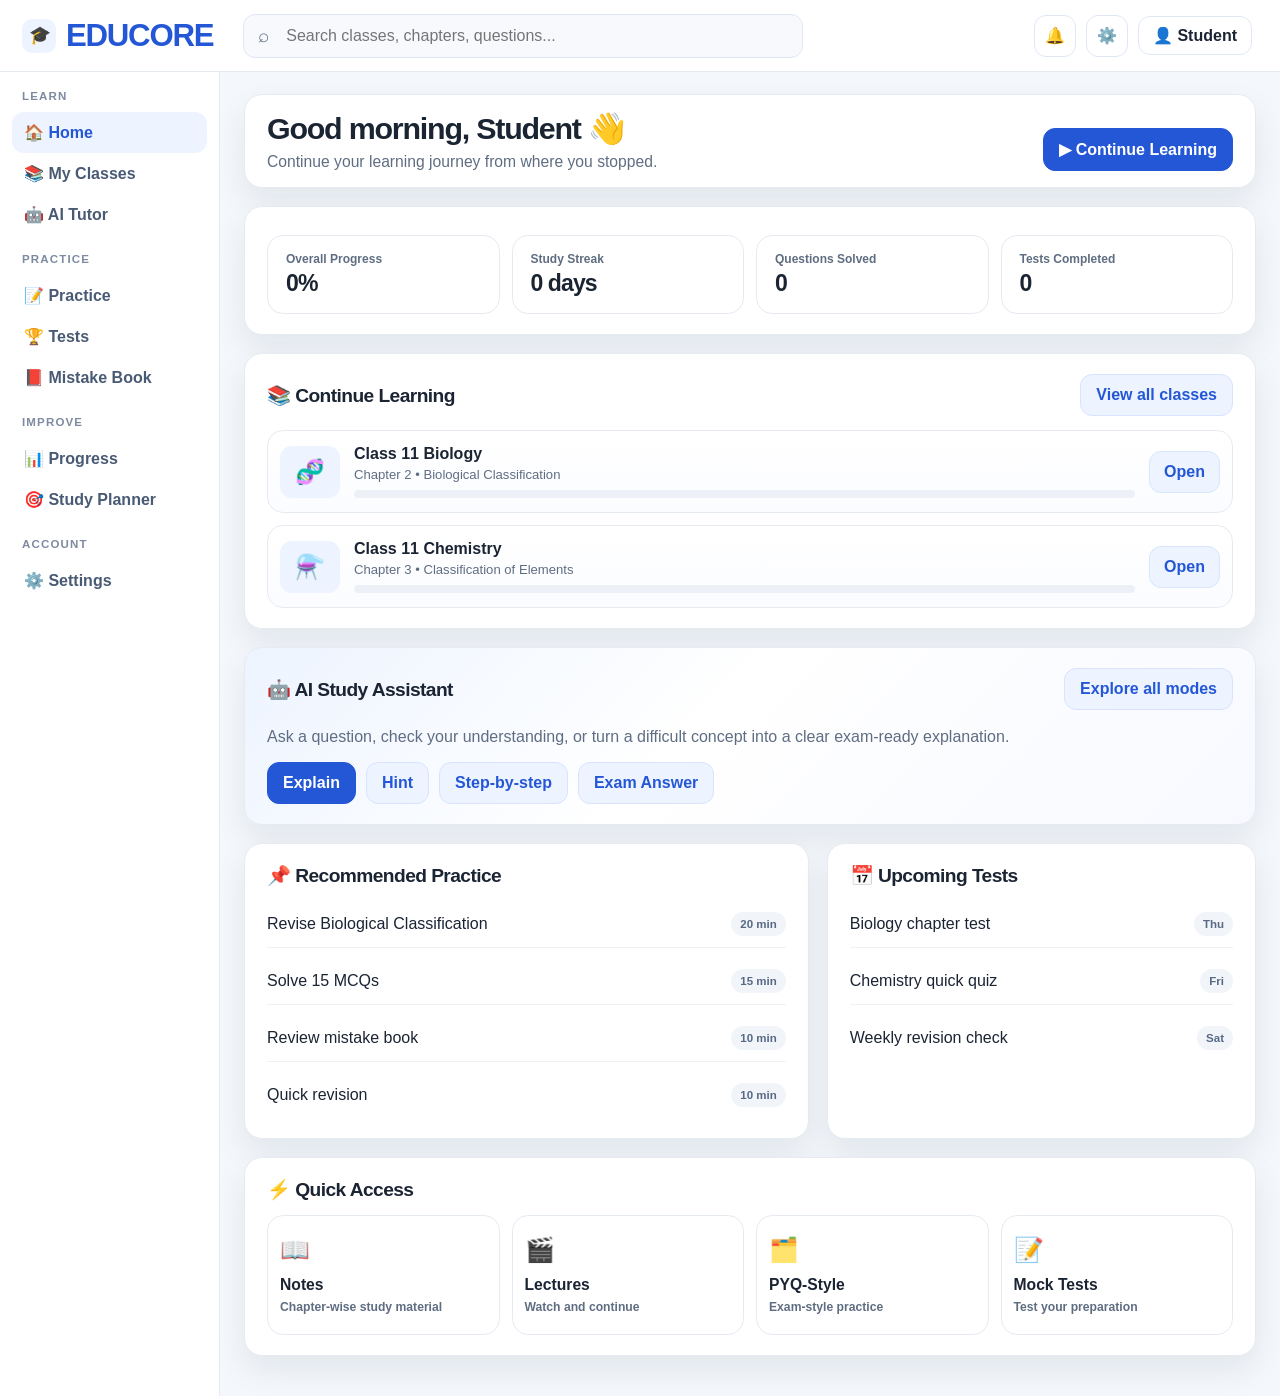
<file: index.html>
<!doctype html>
<html lang="en">
<head>
  <meta charset="utf-8">
  <meta name="viewport" content="width=device-width, initial-scale=1">
  <title>EDUCORE | Learn • Practice • Achieve</title>
  <link rel="stylesheet" href="css/style.css">
</head>
<body>
  <div class="app-shell">
    <header class="topbar">
      <div class="brand"><span class="brand-mark">🎓</span>EDUCORE</div>
      <div class="topbar-search">
        <input id="globalSearch" type="text" placeholder="Search classes, chapters, questions..." aria-label="Search EDUCORE" />
      </div>
      <div class="topbar-actions">
        <button class="icon-btn" data-action="notifications" aria-label="Notifications">🔔</button>
        <button class="icon-btn" data-action="settings" aria-label="Settings">⚙️</button>
        <button class="profile-pill" data-action="profile" aria-label="Student profile">👤 Student</button>
      </div>
    </header>

    <div class="app-layout">
      <aside class="sidebar">
        <div class="nav-group">
          <div class="nav-label">Learn</div>
          <button class="nav-item active" data-tab="dashboard">🏠 Home</button>
          <button class="nav-item" data-tab="classes">📚 My Classes</button>
          <button class="nav-item" data-tab="ai">🤖 AI Tutor</button>
        </div>
        <div class="nav-group">
          <div class="nav-label">Practice</div>
          <button class="nav-item" data-tab="practice">📝 Practice</button>
          <button class="nav-item" data-tab="tests">🏆 Tests</button>
          <button class="nav-item" data-tab="mistakes">📕 Mistake Book</button>
        </div>
        <div class="nav-group">
          <div class="nav-label">Improve</div>
          <button class="nav-item" data-tab="progress">📊 Progress</button>
          <button class="nav-item" data-tab="planner">🎯 Study Planner</button>
        </div>
        <div class="nav-group">
          <div class="nav-label">Account</div>
          <button class="nav-item" data-tab="settings">⚙️ Settings</button>
        </div>
      </aside>

      <main class="content">
        <section class="panel welcome">
          <div>
            <h1 id="welcomeGreeting">Good morning, Student 👋</h1>
            <p>Continue your learning journey from where you stopped.</p>
          </div>
          <button class="action-btn" data-action="continue-learning">▶ Continue Learning</button>
        </section>

        <section class="panel">
          <div class="stats-grid">
            <div class="stat-card">
              <small>Overall Progress</small>
              <strong id="overallProgressStat">0%</strong>
            </div>
            <div class="stat-card">
              <small>Study Streak</small>
              <strong id="studyStreakStat">0 days</strong>
            </div>
            <div class="stat-card">
              <small>Questions Solved</small>
              <strong id="questionsSolvedStat">0</strong>
            </div>
            <div class="stat-card">
              <small>Tests Completed</small>
              <strong id="testsCompletedStat">0</strong>
            </div>
          </div>
        </section>

        <section class="panel">
          <div class="section-header">
            <h2 class="section-title">📚 Continue Learning</h2>
            <button class="secondary-btn" data-action="curriculum">View all classes</button>
          </div>
          <div class="courses">
            <article class="course-card">
              <div class="course-thumb">🧬</div>
              <div>
                <h3>Class 11 Biology</h3>
                <p>Chapter 2 • Biological Classification</p>
                <div class="bar"><span id="biologyProgressBar" style="width: 0%"></span></div>
              </div>
              <button class="course-action" data-action="open-biology">Open</button>
            </article>
            <article class="course-card">
              <div class="course-thumb">⚗️</div>
              <div>
                <h3>Class 11 Chemistry</h3>
                <p>Chapter 3 • Classification of Elements</p>
                <div class="bar"><span id="chemistryProgressBar" style="width: 0%"></span></div>
              </div>
              <button class="course-action" data-action="open-chemistry">Open</button>
            </article>
          </div>
        </section>

        <section class="panel ai-panel">
          <div class="section-header">
            <h2 class="section-title">🤖 AI Study Assistant</h2>
            <button class="secondary-btn" data-action="ai-explore">Explore all modes</button>
          </div>
          <p>Ask a question, check your understanding, or turn a difficult concept into a clear exam-ready explanation.</p>
          <div class="ai-actions">
            <button class="action-btn" data-action="ai-explain">Explain</button>
            <button class="secondary-btn" data-action="ai-hint">Hint</button>
            <button class="secondary-btn" data-action="ai-step">Step-by-step</button>
            <button class="secondary-btn" data-action="ai-answer">Exam Answer</button>
          </div>
        </section>

        <div class="two-col">
          <section class="panel">
            <div class="section-header">
              <h2 class="section-title">📌 Recommended Practice</h2>
            </div>
            <div class="list">
              <div class="list-item">
                <span>Revise Biological Classification</span>
                <span class="tag">20 min</span>
              </div>
              <div class="list-item">
                <span>Solve 15 MCQs</span>
                <span class="tag">15 min</span>
              </div>
              <div class="list-item">
                <span>Review mistake book</span>
                <span class="tag">10 min</span>
              </div>
              <div class="list-item">
                <span>Quick revision</span>
                <span class="tag">10 min</span>
              </div>
            </div>
          </section>

          <section class="panel">
            <div class="section-header">
              <h2 class="section-title">📅 Upcoming Tests</h2>
            </div>
            <div class="list">
              <div class="list-item">
                <span>Biology chapter test</span>
                <span class="tag">Thu</span>
              </div>
              <div class="list-item">
                <span>Chemistry quick quiz</span>
                <span class="tag">Fri</span>
              </div>
              <div class="list-item">
                <span>Weekly revision check</span>
                <span class="tag">Sat</span>
              </div>
            </div>
          </section>
        </div>

        <section class="panel">
          <div class="section-header">
            <h2 class="section-title">⚡ Quick Access</h2>
          </div>
          <div class="tool-grid">
            <button class="tool-btn" data-tool="notes"><span class="icon">📖</span><b>Notes</b><span>Chapter-wise study material</span></button>
            <button class="tool-btn" data-tool="lectures"><span class="icon">🎬</span><b>Lectures</b><span>Watch and continue</span></button>
            <button class="tool-btn" data-tool="pyq"><span class="icon">🗂️</span><b>PYQ-Style</b><span>Exam-style practice</span></button>
            <button class="tool-btn" data-tool="tests"><span class="icon">📝</span><b>Mock Tests</b><span>Test your preparation</span></button>
          </div>
        </section>
      </main>
    </div>

    <nav class="mobile-nav" aria-label="Mobile navigation">
      <button data-tab="dashboard"><strong>⌂</strong>Home</button>
      <button data-tab="classes"><strong>▣</strong>Classes</button>
      <button data-tab="ai"><strong>✦</strong>AI</button>
      <button data-tab="practice"><strong>✓</strong>Practice</button>
      <button data-tab="settings"><strong>⚙</strong>More</button>
    </nav>
  </div>

  <div id="appModal" class="modal" aria-hidden="true">
    <div class="modal-card">
      <div class="modal-header">
        <h2 id="modalTitle" class="modal-title">EDUCORE</h2>
        <button class="close-btn" aria-label="Close modal" data-close-modal>✕</button>
      </div>
      <div id="modalBody" class="modal-body"></div>
    </div>
  </div>

  <div id="eduToast" class="toast" aria-live="polite"></div>

  <script src="js/curriculum.js"></script>
  <script src="js/app.js"></script>
</body>
</html>
</file>
<file: css/style.css>
:root {
  --bg: #f4f7fb;
  --panel: #ffffff;
  --panel-alt: #f9fbff;
  --line: #e6ebf2;
  --line-strong: #dfe7f5;
  --blue: #2457d6;
  --blue-soft: #edf3ff;
  --text: #1b2433;
  --muted: #5f6d82;
  --success: #16a34a;
  --warning: #f59e0b;
  --shadow: 0 14px 32px rgba(19, 37, 63, 0.08);
  --radius: 18px;
  --sidebar: 220px;
  --header-h: 72px;
}

* { box-sizing: border-box; }
html { scroll-behavior: smooth; }
body {
  margin: 0;
  min-height: 100vh;
  font-family: Inter, "Segoe UI", Roboto, Arial, sans-serif;
  background: var(--bg);
  color: var(--text);
}

body[data-theme="dim"] {
  --bg: #202a38;
  --panel: #2a3545;
  --panel-alt: #263141;
  --line: #3b4a5e;
  --line-strong: #50627a;
  --text: #f3f6fb;
  --muted: #bdc8d7;
  --blue-soft: #354d7c;
  --shadow: 0 14px 32px rgba(0, 0, 0, 0.2);
}

body[data-theme="contrast"] {
  --bg: #ffffff;
  --panel: #ffffff;
  --panel-alt: #ffffff;
  --line: #111827;
  --line-strong: #111827;
  --text: #000000;
  --muted: #263244;
  --blue: #003bb3;
  --blue-soft: #e5edff;
  --shadow: 0 8px 18px rgba(0, 0, 0, 0.16);
}

button, input, select {
  font: inherit;
}

.app-shell {
  width: min(100%, 1600px);
  min-height: 100vh;
  margin: 0 auto;
  background: var(--bg);
}

.topbar {
  position: sticky;
  top: 0;
  z-index: 20;
  display: flex;
  align-items: center;
  gap: 18px;
  min-height: var(--header-h);
  padding: 12px 28px 12px 22px;
  background: rgba(255,255,255,0.96);
  border-bottom: 1px solid var(--line);
  backdrop-filter: blur(12px);
}

.brand {
  display: flex;
  align-items: center;
  gap: 10px;
  min-width: 180px;
  font-size: 1.95rem;
  font-weight: 900;
  color: var(--blue);
  letter-spacing: -0.04em;
}

.brand-mark {
  display: inline-grid;
  place-items: center;
  width: 34px;
  height: 34px;
  border-radius: 10px;
  background: var(--blue-soft);
  font-size: 1.1rem;
}

.topbar-search {
  position: relative;
  flex: 1;
  max-width: 560px;
  margin-left: 12px;
}

.topbar-search::before {
  content: '⌕';
  position: absolute;
  left: 15px;
  top: 50%;
  transform: translateY(-50%);
  color: var(--muted);
  font-size: 1.2rem;
}

.topbar-search input {
  width: 100%;
  border: 1px solid var(--line-strong);
  background: #f7f9fd;
  border-radius: 12px;
  height: 44px;
  padding: 0 16px 0 42px;
  color: var(--text);
  outline: none;
}

.topbar-search input:focus {
  border-color: #c8d8ff;
  box-shadow: 0 0 0 4px rgba(36, 87, 214, 0.08);
}

.topbar-actions {
  margin-left: auto;
  display: flex;
  align-items: center;
  gap: 10px;
}

.icon-btn,
.profile-pill,
.nav-item,
.action-btn,
.secondary-btn,
.soft-btn,
.course-action,
.tool-btn,
.ec-btn,
.chip-btn {
  border: 1px solid var(--line-strong);
  border-radius: 12px;
  background: var(--panel);
  color: var(--text);
  font-weight: 700;
  cursor: pointer;
  transition: 0.2s ease;
}

.icon-btn {
  width: 42px;
  height: 42px;
  display: inline-grid;
  place-items: center;
  font-size: 1rem;
}

.icon-btn:hover,
.profile-pill:hover,
.nav-item:hover,
.action-btn:hover,
.secondary-btn:hover,
.soft-btn:hover,
.course-action:hover,
.tool-btn:hover,
.ec-btn:hover,
.chip-btn:hover {
  transform: translateY(-1px);
  box-shadow: 0 8px 18px rgba(22, 50, 92, 0.08);
}

.profile-pill {
  padding: 9px 14px;
  background: #fff;
}

.app-layout {
  display: grid;
  grid-template-columns: var(--sidebar) minmax(0, 1fr);
  min-height: calc(100vh - var(--header-h));
}

.sidebar {
  background: #fff;
  border-right: 1px solid var(--line);
  padding: 18px 12px 34px;
}

.nav-group + .nav-group {
  margin-top: 18px;
}

.nav-label {
  margin: 0 10px 10px;
  color: #7d8aa0;
  font-size: 0.72rem;
  font-weight: 800;
  letter-spacing: 0.1em;
  text-transform: uppercase;
}

.nav-item {
  width: 100%;
  display: flex;
  align-items: center;
  gap: 10px;
  text-align: left;
  background: transparent;
  border: 0;
  border-radius: 12px;
  padding: 11px 12px;
  font-weight: 700;
  color: #495a74;
}

.nav-item.active {
  background: var(--blue-soft);
  color: var(--blue);
}

.content {
  padding: 22px 24px 40px;
  display: flex;
  flex-direction: column;
  gap: 18px;
}

.panel {
  background: var(--panel);
  border: 1px solid var(--line);
  border-radius: var(--radius);
  box-shadow: var(--shadow);
  padding: 20px 22px;
}

.welcome {
  display: flex;
  align-items: flex-end;
  justify-content: space-between;
  gap: 18px;
  padding-top: 16px;
  padding-bottom: 16px;
}

.welcome h1 {
  margin: 0 0 6px;
  font-size: clamp(1.9rem, 2vw, 2.55rem);
  letter-spacing: -0.04em;
}

.welcome p {
  margin: 0;
  color: var(--muted);
  font-size: 0.98rem;
}

.action-btn,
.secondary-btn,
.soft-btn,
.course-action,
.ec-btn,
.chip-btn {
  padding: 11px 15px;
  font-weight: 800;
}

.action-btn {
  background: var(--blue);
  border-color: var(--blue);
  color: #fff;
}

.secondary-btn {
  background: var(--blue-soft);
  border-color: #d7e3ff;
  color: var(--blue);
}

.soft-btn {
  background: #f8fafc;
  color: var(--text);
}

.stats-grid {
  display: grid;
  grid-template-columns: repeat(4, minmax(0, 1fr));
  gap: 12px;
  margin-top: 8px;
}

.stat-card {
  background: #fff;
  border: 1px solid var(--line);
  border-radius: 16px;
  padding: 16px 18px;
}

.stat-card small {
  color: var(--muted);
  display: block;
  margin-bottom: 4px;
  font-size: 0.75rem;
  font-weight: 700;
}

.stat-card strong {
  font-size: clamp(1.2rem, 1.8vw, 1.9rem);
  letter-spacing: -0.04em;
}

.section-header {
  display: flex;
  align-items: center;
  justify-content: space-between;
  gap: 12px;
  margin-bottom: 14px;
}

.section-title {
  margin: 0;
  font-size: 1.2rem;
  letter-spacing: -0.03em;
}

.courses {
  display: grid;
  gap: 12px;
}

.course-card {
  display: grid;
  grid-template-columns: 60px minmax(0, 1fr) auto;
  gap: 14px;
  align-items: center;
  padding: 14px 12px;
  border: 1px solid var(--line);
  border-radius: 16px;
  background: linear-gradient(180deg, #ffffff, #fbfcff);
}

.course-thumb {
  width: 60px;
  height: 52px;
  display: grid;
  place-items: center;
  border-radius: 12px;
  background: var(--blue-soft);
  font-size: 1.5rem;
}

.course-card h3 {
  margin: 0 0 4px;
  font-size: 1rem;
}

.course-card p {
  margin: 0;
  color: var(--muted);
  font-size: 0.82rem;
}

.bar {
  width: 100%;
  height: 8px;
  border-radius: 999px;
  background: #edf1f7;
  overflow: hidden;
  margin-top: 8px;
}

.bar > span {
  display: block;
  height: 100%;
  background: var(--blue);
  border-radius: inherit;
}

.course-action {
  background: var(--blue-soft);
  border-color: #d8e5ff;
  color: var(--blue);
  padding-inline: 14px;
}

.two-col {
  display: grid;
  grid-template-columns: 1.25fr 0.95fr;
  gap: 18px;
}

.ai-panel {
  background: linear-gradient(135deg, #edf4ff 0%, #ffffff 45%, #f7f9ff 100%);
}

.ai-panel p {
  margin: 0 0 12px;
  color: var(--muted);
  line-height: 1.6;
}

.ai-actions {
  display: flex;
  gap: 10px;
  flex-wrap: wrap;
  margin-top: 10px;
}

.list {
  display: grid;
  gap: 10px;
}

.list-item {
  display: flex;
  align-items: center;
  justify-content: space-between;
  gap: 12px;
  padding: 11px 0;
  border-bottom: 1px solid #edf1f5;
}

.list-item:last-child {
  border-bottom: 0;
}

.tag {
  display: inline-block;
  border-radius: 999px;
  background: #f1f5fa;
  color: #586985;
  padding: 6px 9px;
  font-size: 0.72rem;
  font-weight: 800;
  white-space: nowrap;
}

.tool-grid {
  display: grid;
  grid-template-columns: repeat(4, minmax(0, 1fr));
  gap: 12px;
}

.tool-btn {
  background: #fff;
  padding: 16px 12px;
  min-height: 120px;
  display: flex;
  flex-direction: column;
  justify-content: center;
  text-align: left;
  border-radius: 16px;
  border: 1px solid var(--line);
}

.tool-btn .icon {
  font-size: 1.5rem;
  margin-bottom: 8px;
}

.tool-btn b {
  font-size: 0.98rem;
  margin-bottom: 4px;
}

.tool-btn span {
  color: var(--muted);
  font-size: 0.76rem;
  line-height: 1.5;
}

.modal {
  position: fixed;
  inset: 0;
  display: none;
  align-items: center;
  justify-content: center;
  padding: 20px;
  background: rgba(14, 20, 32, 0.52);
  z-index: 50;
}

.modal.active {
  display: flex;
}

.modal-card {
  width: min(900px, 100%);
  max-height: 92vh;
  overflow: auto;
  background: #fff;
  border: 1px solid var(--line);
  border-radius: 20px;
  box-shadow: 0 24px 60px rgba(11, 28, 54, 0.22);
  padding: 22px 22px 18px;
}

.modal-header {
  display: flex;
  align-items: center;
  justify-content: space-between;
  gap: 10px;
  margin-bottom: 12px;
}

.modal-title {
  margin: 0;
  font-size: 1.4rem;
  letter-spacing: -0.04em;
}

.close-btn {
  border: none;
  background: #f0f5fb;
  color: var(--text);
  width: 36px;
  height: 36px;
  border-radius: 10px;
  cursor: pointer;
  font-size: 1.1rem;
}

.modal-body {
  color: var(--text);
}

.note-content {
  max-height: 58vh;
  overflow: auto;
  padding-right: 8px;
  font-size: 1rem;
  line-height: 1.85;
  white-space: pre-line;
}

.modal-body p,
.modal-body li {
  color: var(--muted);
  line-height: 1.7;
}

.modal-body ul {
  padding-left: 1.2rem;
  margin: 10px 0 16px;
}

.ec-sourcebar,
.ec-row,
.chips {
  display: flex;
  gap: 8px;
  flex-wrap: wrap;
  align-items: center;
}

.chip-btn {
  background: #f3f7ff;
  border-color: #dfeaff;
  color: var(--blue);
  padding: 8px 10px;
  border-radius: 10px;
  font-size: 0.75rem;
}

.ec-select {
  border: 1px solid var(--line-strong);
  background: #fff;
  color: var(--text);
  border-radius: 10px;
  padding: 8px 10px;
}

.resource-item {
  border: 1px solid var(--line);
  border-radius: 14px;
  background: #fff;
  padding: 14px;
  margin-top: 10px;
}

.resource-item h3 {
  margin: 0 0 8px;
  font-size: 1.02rem;
}

.resource-item p {
  margin: 0 0 10px;
  color: var(--muted);
  line-height: 1.6;
}

.form-grid {
  display: grid;
  grid-template-columns: repeat(3, minmax(0, 1fr));
  gap: 10px;
  margin-bottom: 12px;
}

.settings-section {
  border-top: 1px solid var(--line);
  padding-top: 16px;
  margin-top: 16px;
}

.settings-section:first-child {
  border-top: 0;
  padding-top: 0;
  margin-top: 0;
}

.settings-section fieldset {
  border: 0;
  padding: 0;
  margin: 12px 0 0;
}

.settings-section legend {
  color: var(--muted);
  font-size: 0.8rem;
  font-weight: 800;
  margin-bottom: 8px;
}

.toggle-grid {
  display: grid;
  grid-template-columns: repeat(3, minmax(0, 1fr));
  gap: 8px;
}

.toggle-row {
  display: flex;
  align-items: center;
  gap: 8px;
  min-height: 38px;
  padding: 8px 10px;
  border: 1px solid var(--line);
  border-radius: 10px;
  color: var(--text);
  font-size: 0.82rem;
  font-weight: 700;
}

.toggle-row input {
  accent-color: var(--blue);
}

.settings-toggle {
  align-self: end;
}

.field select {
  width: 100%;
  border: 1px solid var(--line-strong);
  border-radius: 10px;
  background: var(--panel);
  color: var(--text);
  padding: 10px 11px;
  outline: none;
}

.settings-actions {
  display: flex;
  align-items: center;
  flex-wrap: wrap;
  gap: 8px;
  margin-top: 12px;
}

.danger-btn {
  border: 1px solid #fecaca;
  border-radius: 12px;
  background: #fff1f2;
  color: #b42318;
  cursor: pointer;
  font-weight: 800;
  padding: 11px 15px;
}

.file-button {
  display: inline-block;
  cursor: pointer;
}

.file-button input {
  position: absolute;
  width: 1px;
  height: 1px;
  overflow: hidden;
  clip: rect(0 0 0 0);
}

.field {
  display: grid;
  gap: 6px;
  color: var(--muted);
  font-size: 0.8rem;
  font-weight: 800;
}

.field input,
.field textarea {
  width: 100%;
  border: 1px solid var(--line-strong);
  border-radius: 10px;
  background: #fff;
  color: var(--text);
  padding: 10px 11px;
  outline: none;
  resize: vertical;
}

.field input:focus,
.field textarea:focus,
.option-btn:focus,
.close-btn:focus,
button:focus-visible,
a:focus-visible {
  outline: 3px solid rgba(36, 87, 214, 0.22);
  outline-offset: 2px;
}

.question-card {
  border: 1px solid var(--line);
  border-radius: 14px;
  padding: 16px;
  background: #fbfcff;
}

.question-card h3 {
  margin: 0 0 14px;
  line-height: 1.45;
}

.option-list {
  display: grid;
  gap: 8px;
}

.option-btn {
  border: 1px solid var(--line-strong);
  border-radius: 10px;
  background: #fff;
  color: var(--text);
  cursor: pointer;
  padding: 11px 12px;
  text-align: left;
}

.option-btn:hover,
.option-btn.selected {
  border-color: #b8cdfb;
  background: var(--blue-soft);
}

.option-btn:disabled {
  cursor: default;
  opacity: 0.82;
}

.feedback {
  border-radius: 10px;
  margin-top: 12px;
  padding: 11px 12px;
}

.feedback p {
  margin: 5px 0 0;
}

.feedback.correct {
  background: #ecfdf3;
  color: #166534;
}

.feedback.incorrect {
  background: #fff1f2;
  color: #9f1239;
}

.toast {
  position: fixed;
  right: 18px;
  bottom: 18px;
  z-index: 80;
  background: #162234;
  color: #fff;
  border-radius: 12px;
  padding: 12px 16px;
  box-shadow: 0 16px 40px rgba(11, 16, 23, 0.26);
  font-weight: 700;
  display: none;
}

.toast.show {
  display: block;
}

.mobile-nav {
  display: none;
}

@media (max-width: 1100px) {
  .content { padding: 18px 18px 30px; }
  .stats-grid { grid-template-columns: repeat(2, minmax(0, 1fr)); }
  .tool-grid { grid-template-columns: repeat(2, minmax(0, 1fr)); }
}

@media (max-width: 820px) {
  .app-layout {
    grid-template-columns: 1fr;
  }
  .sidebar {
    display: none;
  }
  .topbar {
    gap: 12px;
    padding-inline: 14px;
  }
  .brand {
    min-width: auto;
    font-size: 1.5rem;
  }
  .topbar-search {
    display: none;
  }
  .two-col {
    grid-template-columns: 1fr;
  }
  .welcome {
    flex-direction: column;
    align-items: flex-start;
  }
  .mobile-nav {
    position: sticky;
    bottom: 0;
    display: grid;
    grid-template-columns: repeat(5, minmax(0, 1fr));
    gap: 6px;
    background: rgba(255,255,255,0.95);
    border-top: 1px solid var(--line);
    padding: 8px 12px 10px;
    backdrop-filter: blur(10px);
  }
  .mobile-nav button {
    border: 0;
    background: transparent;
    color: var(--muted);
    display: flex;
    flex-direction: column;
    align-items: center;
    gap: 5px;
    padding: 7px 4px;
    font-size: 0.7rem;
    font-weight: 800;
  }
  .mobile-nav button strong {
    font-size: 1.2rem;
  }
}

@media (max-width: 560px) {
  .content { padding: 14px 14px 26px; }
  .stats-grid { grid-template-columns: 1fr 1fr; }
  .tool-grid { grid-template-columns: 1fr 1fr; }
  .profile-pill { display: none; }
  .topbar-actions { gap: 8px; }
  .course-card {
    grid-template-columns: 52px minmax(0, 1fr);
  }
  .course-action {
    grid-column: 1 / -1;
    width: 100%;
  }
  .form-grid { grid-template-columns: 1fr; }
  .toggle-grid { grid-template-columns: 1fr; }
}
</file>
